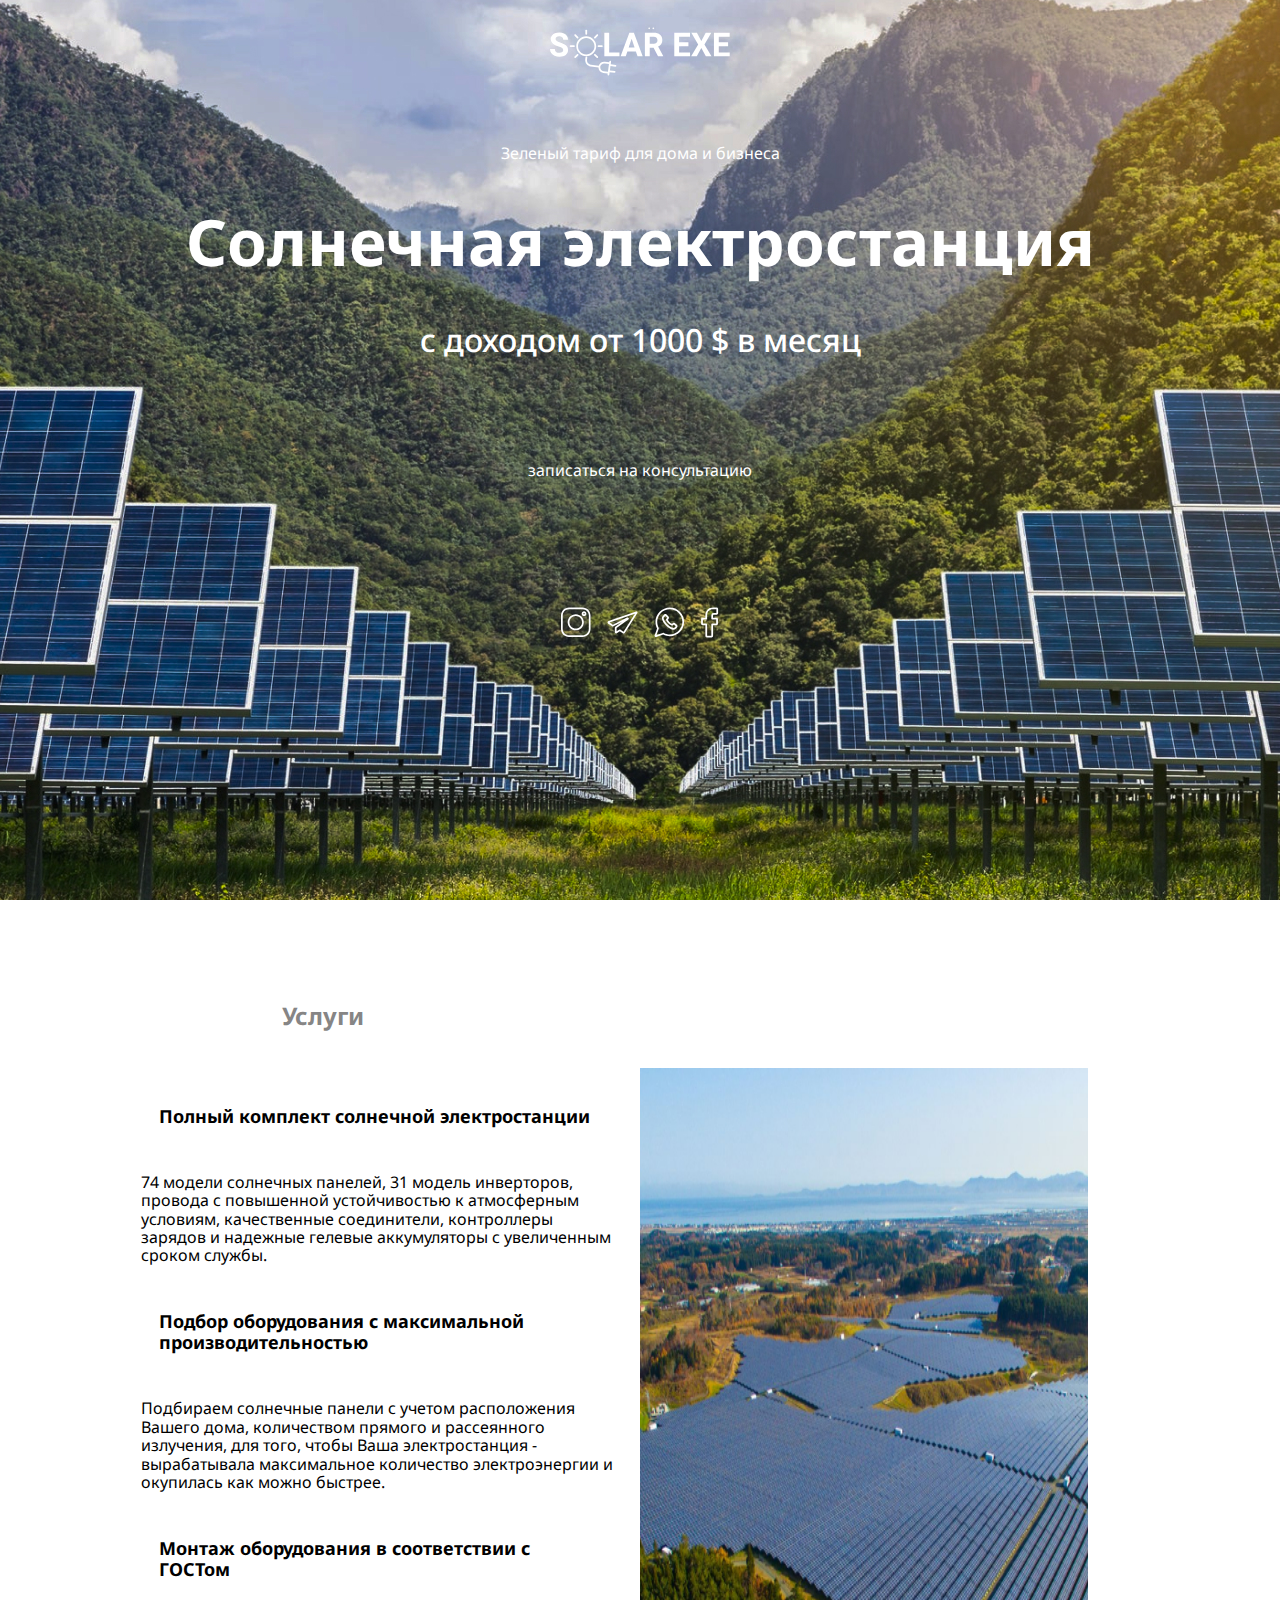
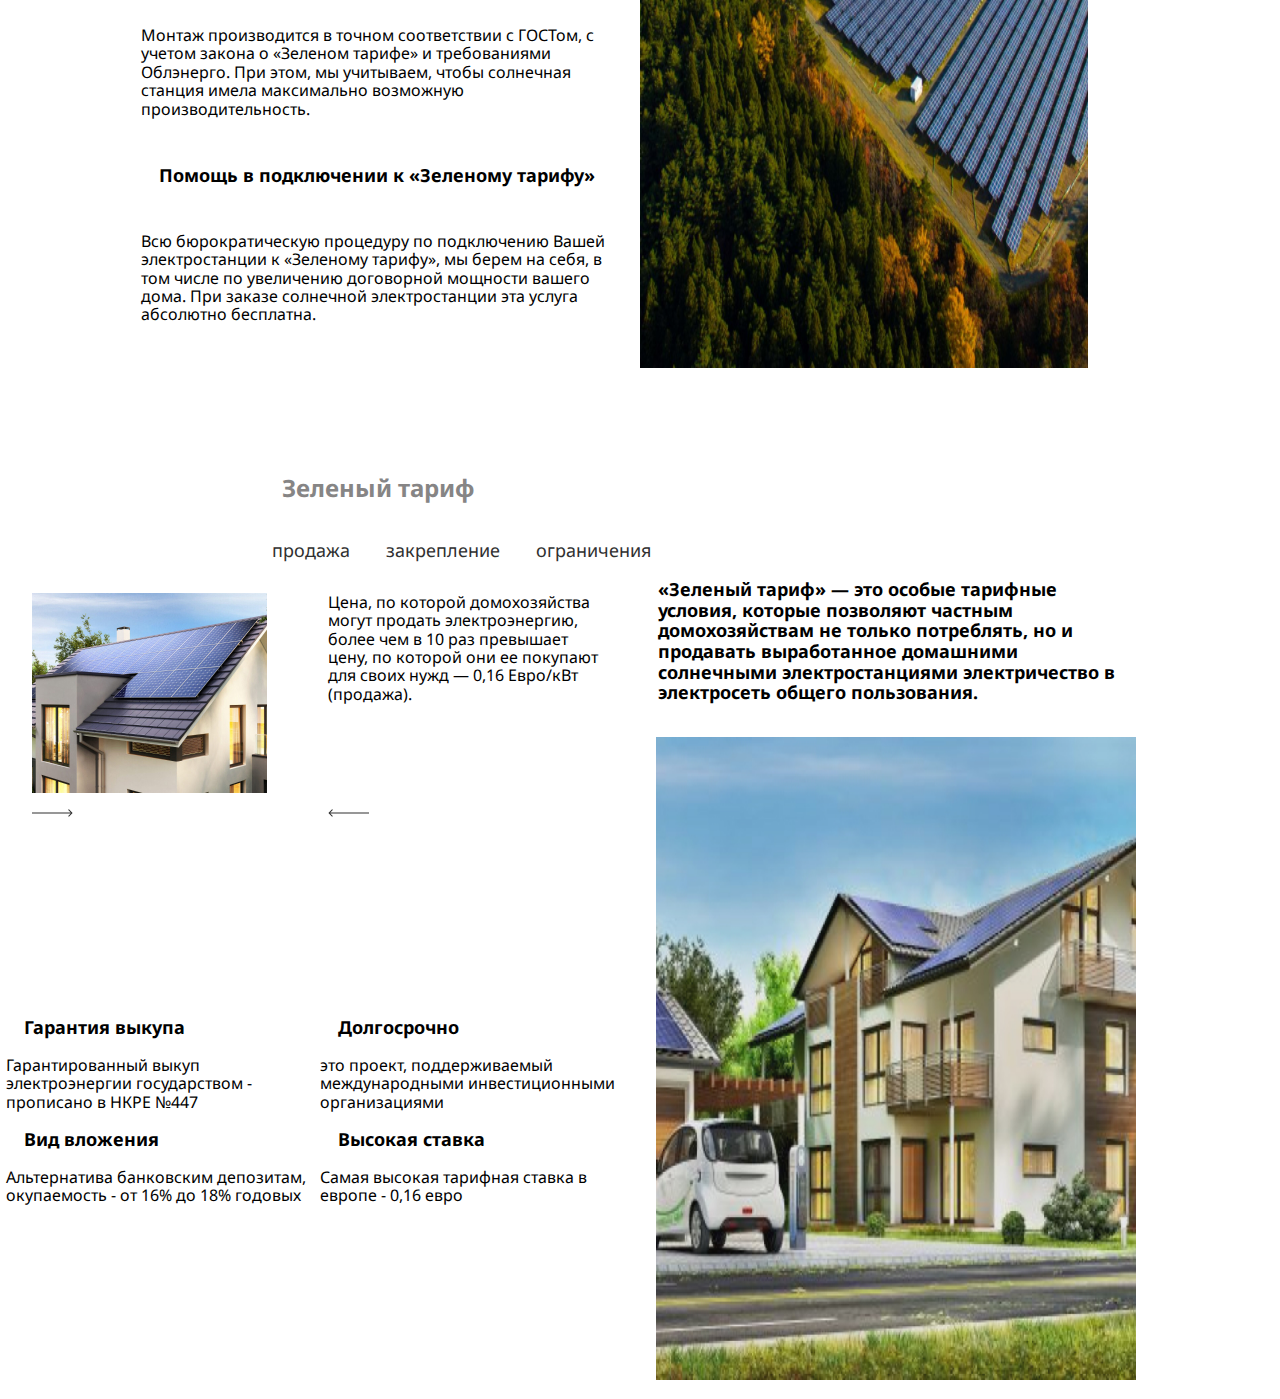
<file: Задание 2/index.html>
<!DOCTYPE html>
<html lang="ru">
  <head>
    <meta charset="utf-8">
    <meta name="viewport" content="width=device-width, initial-scale=1.0">
    <title>Мой макет</title>
    <link rel="preconnect" href="https://fonts.googleapis.com"><link rel="preconnect" href="https://fonts.gstatic.com" crossorigin><link href="https://fonts.googleapis.com/css2?family=Cormorant+Garamond:ital@1&family=Noto+Sans&family=Nunito&family=Oswald:wght@200&family=Raleway&family=Roboto:wght@300&family=Sacramento&family=Vidaloka&display=swap" rel="stylesheet">
    <link rel="stylesheet" href="./normalize.css">
    <link rel="stylesheet" href="./style.css">
  
  </head>
  <body>
    <header>
      <img class="logo" src="./assets/logo.svg" alt="logo">
      <p class="heading__first">Зеленый тариф для дома и бизнеса</p>
      <h1 class="heading__main">Солнечная электростанция</h1>
      <p class="heading__second">с доходом от 1000 $ в месяц</p>
      <p class="header__subtitle">записаться на консультацию</p>
      <div class="icons">
      <img src="./assets/instagram.svg" alt="instagram">
      <img src="./assets/telegram.svg" alt="telegram">
      <img src="./assets/whatsapp.svg" alt="whatsapp">
      <img src="./assets/facebook.svg" alt="facebook">
    </div>
    </header>
    <main>
      <article>
        <section>
          <h2 class="title__section1">Услуги</h2>
          <div class="section1">
            <div class="section1__text">
        <h3>Полный комплект солнечной электростанции</h3>
        <p>74 модели солнечных панелей, 31 модель инверторов, провода с повышенной устойчивостью к атмосферным условиям, качественные соединители, контроллеры зарядов и надежные гелевые аккумуляторы с увеличенным сроком службы.</p>
        <h3>Подбор оборудования с максимальной производительностью</h3>
        <p>Подбираем солнечные панели с учетом расположения Вашего дома, количеством прямого и рассеянного излучения, для того, чтобы Ваша электростанция - вырабатывала максимальное количество электроэнергии и окупилась как можно быстрее.</p>
        <h3>Монтаж оборудования в соответствии с ГОСТом</h3>
        <p>Монтаж производится в точном соответствии с ГОСТом, с учетом закона о «Зеленом тарифе» и требованиями Облэнерго. При этом, мы учитываем, чтобы солнечная станция имела максимально возможную производительность.</p>
        <h3>Помощь в подключении к «Зеленому тарифу»</h3>
        <p>Всю бюрократическую процедуру по подключению Вашей электростанции к «Зеленому тарифу», мы берем на себя, в том числе по увеличению договорной мощности вашего дома. При заказе солнечной электростанции эта услуга абсолютно бесплатна.</p>
            </div>
            <div class="pic__container1">
        <img class="section1__img" src="./assets/second_section.jpg" alt="second_section">
             </div>
        </div>
        </section>
        <section>
          <h2 class="title__section2">Зеленый тариф</h2>
          
          <nav class="menu">
            <ul>
              <li><a href="#">продажа</a></li>
              <li><a href="#">закрепление</a></li>
              <li><a href="#">ограничения</a></li>
            </ul>
          </nav>
        <div class="section2">
            <div class="section2_part1">
                <div class="section2_article1">
                    <img src="./assets/third_section_pic1.jpg" alt="third_section_pic1">
                    <p>Цена, по которой домохозяйства могут продать электроэнергию, более чем в 10 раз превышает цену, по которой они ее покупают для своих нужд — 0,16 Евро/кВт (продажа).</p>
                    <img class="section2_article1__img1" src="./assets/Arrow_1.svg" alt="Arrow_1">
                    <img class="section2_article1__img2" src="./assets/Arrow_2.svg" alt="Arrow_2">
                </div>
                        <div class="section2_article1__main">
                            <div class="section2_article1__main_1">
                                <h3>Гарантия выкупа</h3>
                                <p>Гарантированный выкуп электроэнергии государством - прописано в НКРЕ №447 </p>
                            </div>
                            <div class="section2_article1__main_2">
                                <h3>Долгосрочно</h3>
                                <p>это проект, поддерживаемый международными инвестиционными организациями</p>
                            </div>
                            <div class="section2_article1__main_3">
                                <h3>Вид вложения</h3>
                                <p>Альтернатива банковским депозитам, окупаемость - от 16% до 18% годовых</p>
                            </div>
                            <div class="section2_article1__main_4">
                                <h3>Высокая ставка</h3>
                                <p>Самая высокая тарифная ставка в европе - 0,16 евро</p>
                            </div>
                        </div>
            </div>
                <div class="section2_part2">
                    <h3 class="section2_part2_text">«Зеленый тариф» — это особые тарифные условия, которые позволяют частным домохозяйствам  не только потреблять, но и продавать выработанное домашними солнечными электростанциями электричество в электросеть общего пользования.</h3>
                    <img class="section2_part2__img"src="./assets/third_section_pic2.jpg" alt="third_section_pic1">
                </div>
        </div>
        </section>
      </article>
    </main>
    <!-- <footer>
      <p>Информация по футеру</p>
    </footer> -->
  </body>
</html>
</file>
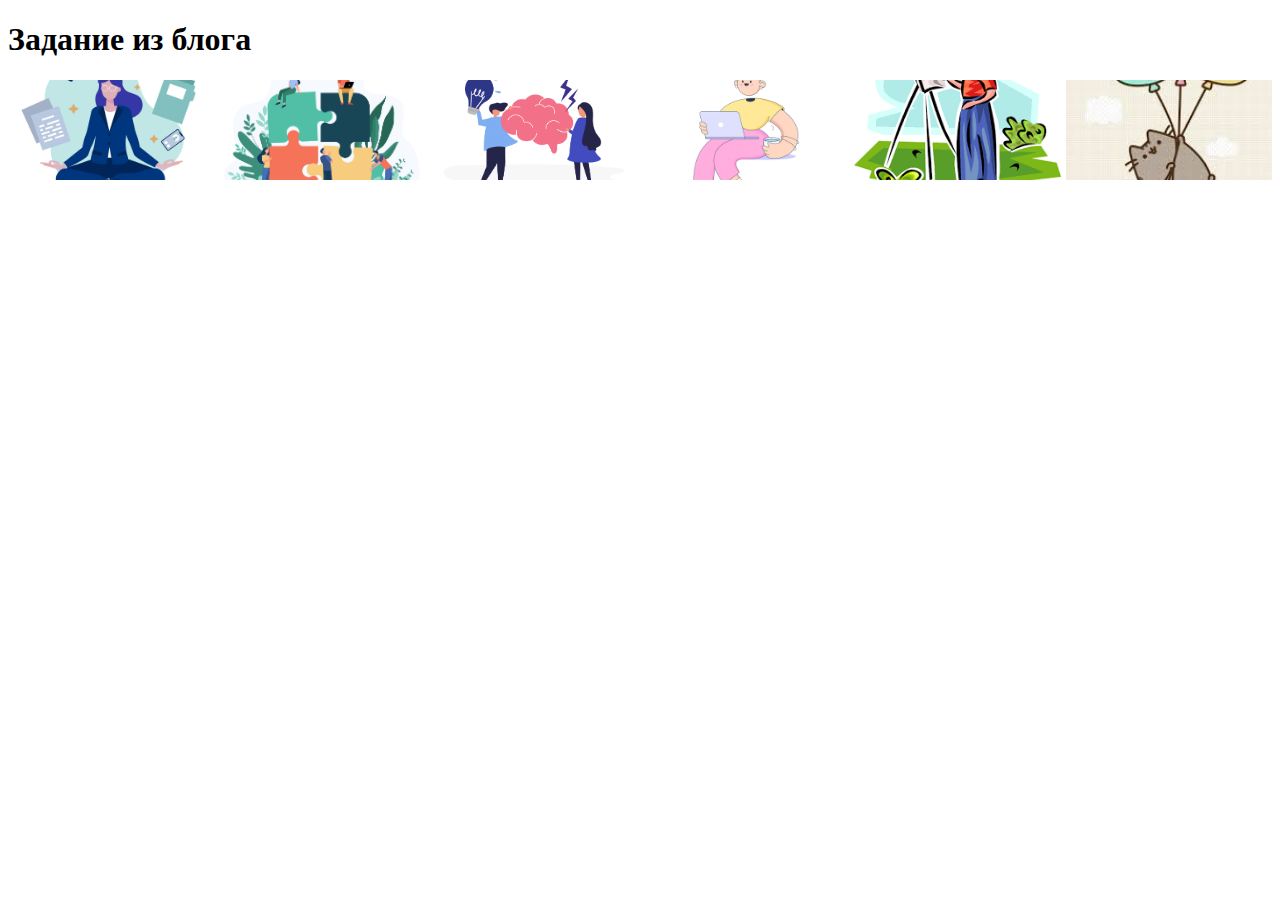
<file: Задание 3/index.html>
<!DOCTYPE html>
<html lang="en">
<head>
    <meta charset="UTF-8">
    <meta http-equiv="X-UA-Compatible" content="IE=edge">
    <meta name="viewport" content="width=device-width, initial-scale=1.0">
    <link rel="stylesheet" href="../Задание 3/style.css">
    <title>Задание 3</title>
</head>
<body>
    <header> 
        <h1>Задание из блога </h1> 
    </header>
    <div class="container">
        <div class="pic1"><img src="../Задание 3/assets/pic1.jpg" alt="pic1"></div>
        <div class="pic2"><img src="../Задание 3/assets/pic2.jpg" alt="pic2"></div>
        <div class="pic3"><img src="../Задание 3/assets/pic3.jpg" alt="pic3"></div>
        <div class="pic4"><img src="../Задание 3/assets/pic4.png" alt="pic4"></div>
        <div class="pic5"><img src="../Задание 3/assets/pic5.png" alt="pic5"></div>
        <div class="pic6"><img src="../Задание 3/assets/pic6.jfif" alt="pic6"></div>
    </div>
</body>
</html>
</file>
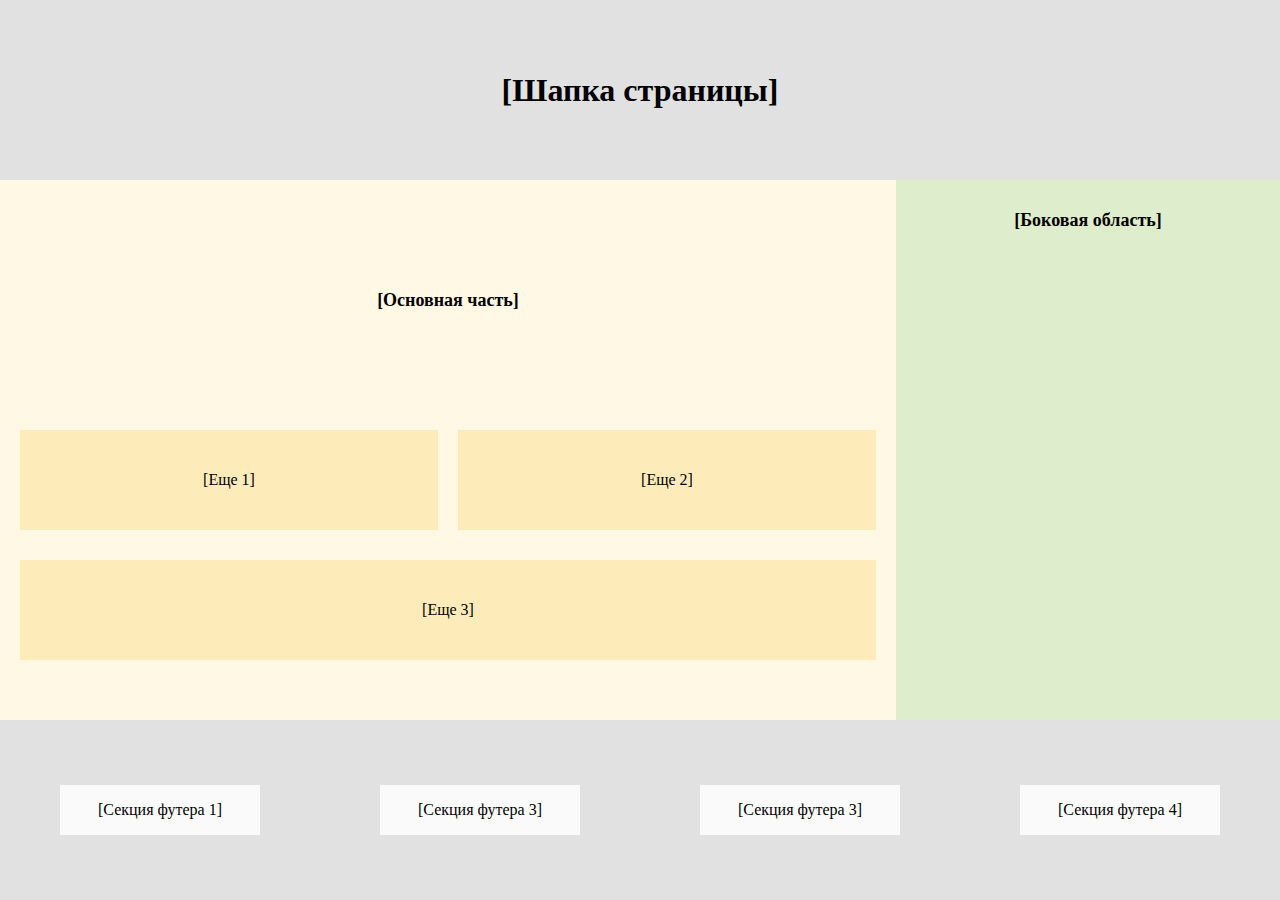
<file: Задание 1/Adaptive/index.html>
<!DOCTYPE html>
<html lang="en">
<head>
    <meta charset="UTF-8">
    <meta http-equiv="X-UA-Compatible" content="IE=edge">
    <meta name="viewport" content="width=device-width, initial-scale=1.0">
    <link rel="stylesheet" href="style.css">
    <title>ДОМАШКА!</title>
</head>
<body>
    <div class="content">
    <header>
        <h1>[Шапка страницы]</h1></header>
    <main>
        
        <div class="main_section">[Основная часть]</div>
        <div class="box1">[Еще 1]</div>
        <div class="box2">[Еще 2]</div>
        <div class="box3">[Еще 3]</div>
    </main>
<aside>[Боковая область]</aside>
    <footer>
<div class="box_footer">[Секция футера 1]</div>
<div class="box_footer">[Секция футера 3]</div>
<div class="box_footer">[Секция футера 3]</div>
<div class="box_footer">[Секция футера 4]</div>
    </footer>
</div>
</body>
</html>
</file>
<file: Задание 2/style.css>
* {
    margin: 0;
    padding: 0;
	box-sizing: border-box;
    font-family: 'Noto Sans', sans-serif;
}

header{
    color: #FFFFFF;
    background-image: url(./assets/background.jpg);
    height: 100vh;
    background-repeat: no-repeat;
    background-size: cover;
    background-position: center;
    text-align: center;
}

.logo{
    margin-top: 2%;
}

.heading__first{
    margin-top: 5%;
    font-size: 1em;
font-weight: 400;
}

.heading__second{
    margin-top: 3%;
    font-size: 2em;
font-weight: 500;
}

.heading__main{
    font-size: 64px;
font-weight: 700;
}


.header__subtitle{
margin-top: 8%;
}

.icons{
    margin-top: 10%;
    text-align: center;
    display: flex;
    justify-content: center;
    gap: 1em;
}

.title__section1{
    margin-top: 5%;
    margin-left: 19%;
    padding: 3%;
    color: #868585;
    font-size: 24px;
}

.section1{
    display: grid;
    grid-template-columns: 1fr 1fr;
}

.section1__img{
    height: 100vh;
    max-width: 100%;
}

.section1__text{
    display: flex;
    flex-direction: row;
    flex-wrap: wrap;
    margin-left: 19%;
    padding: 3%;
}
h3{
    font-weight: 700;
    font-size: 18px;
    padding: 1em;
}
.pic__container1{
    width: 70%;
}
.title__section2{
    margin-top: 5%;
    margin-left: 19%;
    padding: 3%;
    color: #868585;
    font-size: 24px;
}

a{
    text-decoration: none;
    font-size: 18px;
    font-weight: 400;
    color: #303030;
    margin:0 auto;
}

.menu li {
    
    display: inline;
    margin: 1em;
  }

  .menu{
    margin-left: 20%;
  }

  .section2{
        display: grid;
        grid-template-columns: 1fr 1fr;
  }
  .section2_article1{
    margin-left: 19%;
    margin:1em;
    display: grid;
    grid-template-columns: 1fr 1fr;
    margin: 1em;
    padding: 1em;
    gap: 1em;
  }
.section2_part2__img{
    padding: 1em;
    height: 75vh;
    max-width: 80%;
}

.section2_article1__main{
    display: grid;
    grid-template-columns: 1fr 1fr;
    margin-top: 10em;
    padding: 1%;
    
}

.section2_part2_text{
    width: 80%;
}
</file>
<file: Задание 3/style.css>
.container {
    display: grid;
    grid-gap: 5px;
    grid-template-columns: repeat(auto-fit, minmax(100px, 1fr));
    grid-template-rows: repeat(2, 100px);
}
.container > div > img {
    width: 100%;
    height: 100%;
    object-fit: cover;
}
</file>
<file: Задание 1/Adaptive/style.css>
*{ font-family: 'Roboto';
    margin: 0;
    padding: 0%;
    box-sizing: border-box;
}


header{
    display: grid;
    justify-items: center;
    align-items: center;
    background-color: #e1e1e1;
    grid-area: header;
}
main{
    padding: 20px;
    display: grid;
    grid-template-columns: repeat(2, 1fr);
    grid-template-rows: 40% 20% 20%;
    background-color: #fff8e4;
    grid-area: main;
    grid-template-areas:
    "main_section main_section"
    "box1 box2"
    "box3 box3";
    row-gap: 30px ;
    column-gap: 20px;
}

.main_section{
    font-weight: bold;
    font-size: large;
    grid-area: main_section;
}
.box1{
    background-color: #feebba;
    grid-area: box1;
}
.box2{
    background-color: #feebba;
    grid-area: box2;
}
.box3{
    background-color: #feebba;
    grid-area: box3;
}

.main_section, .box1, .box2, .box3{
    display: flex;
    justify-content: center;
    align-items: center;
}

aside{
    text-align: center;
    padding-top: 30px;
    background-color: #deedcc;
    grid-area: aside;
    font-weight: bold;
    font-size: large;
}

.box_footer{
    display: grid;
    align-items: center;
    justify-items: center;
    height: 50px;
    width: 200px;
    background-color: #fafafa;
}

@media screen and (min-width:600px){
    footer{
        display: grid;
        grid-template-columns: repeat(4, 25%);
        background-color: #e1e1e1;
        grid-area: footer;
        align-items: center;
        justify-items: center;
    }
    .content{
    
        height: 100vh;
        display: grid;
        grid-template-columns: 70% 30%;
        grid-template-rows: 20% 60% 20%;
        grid-template-areas: 
        "header header"
        "main aside"
        "footer footer";
    }
}

@media screen and (max-width:599px){
    footer{
        display: none;
    }
    header{
        height: 30vh;

    }
    main{
        height: 30vh;
    }
    aside{
        height: 30vh;
    }
}
</file>
